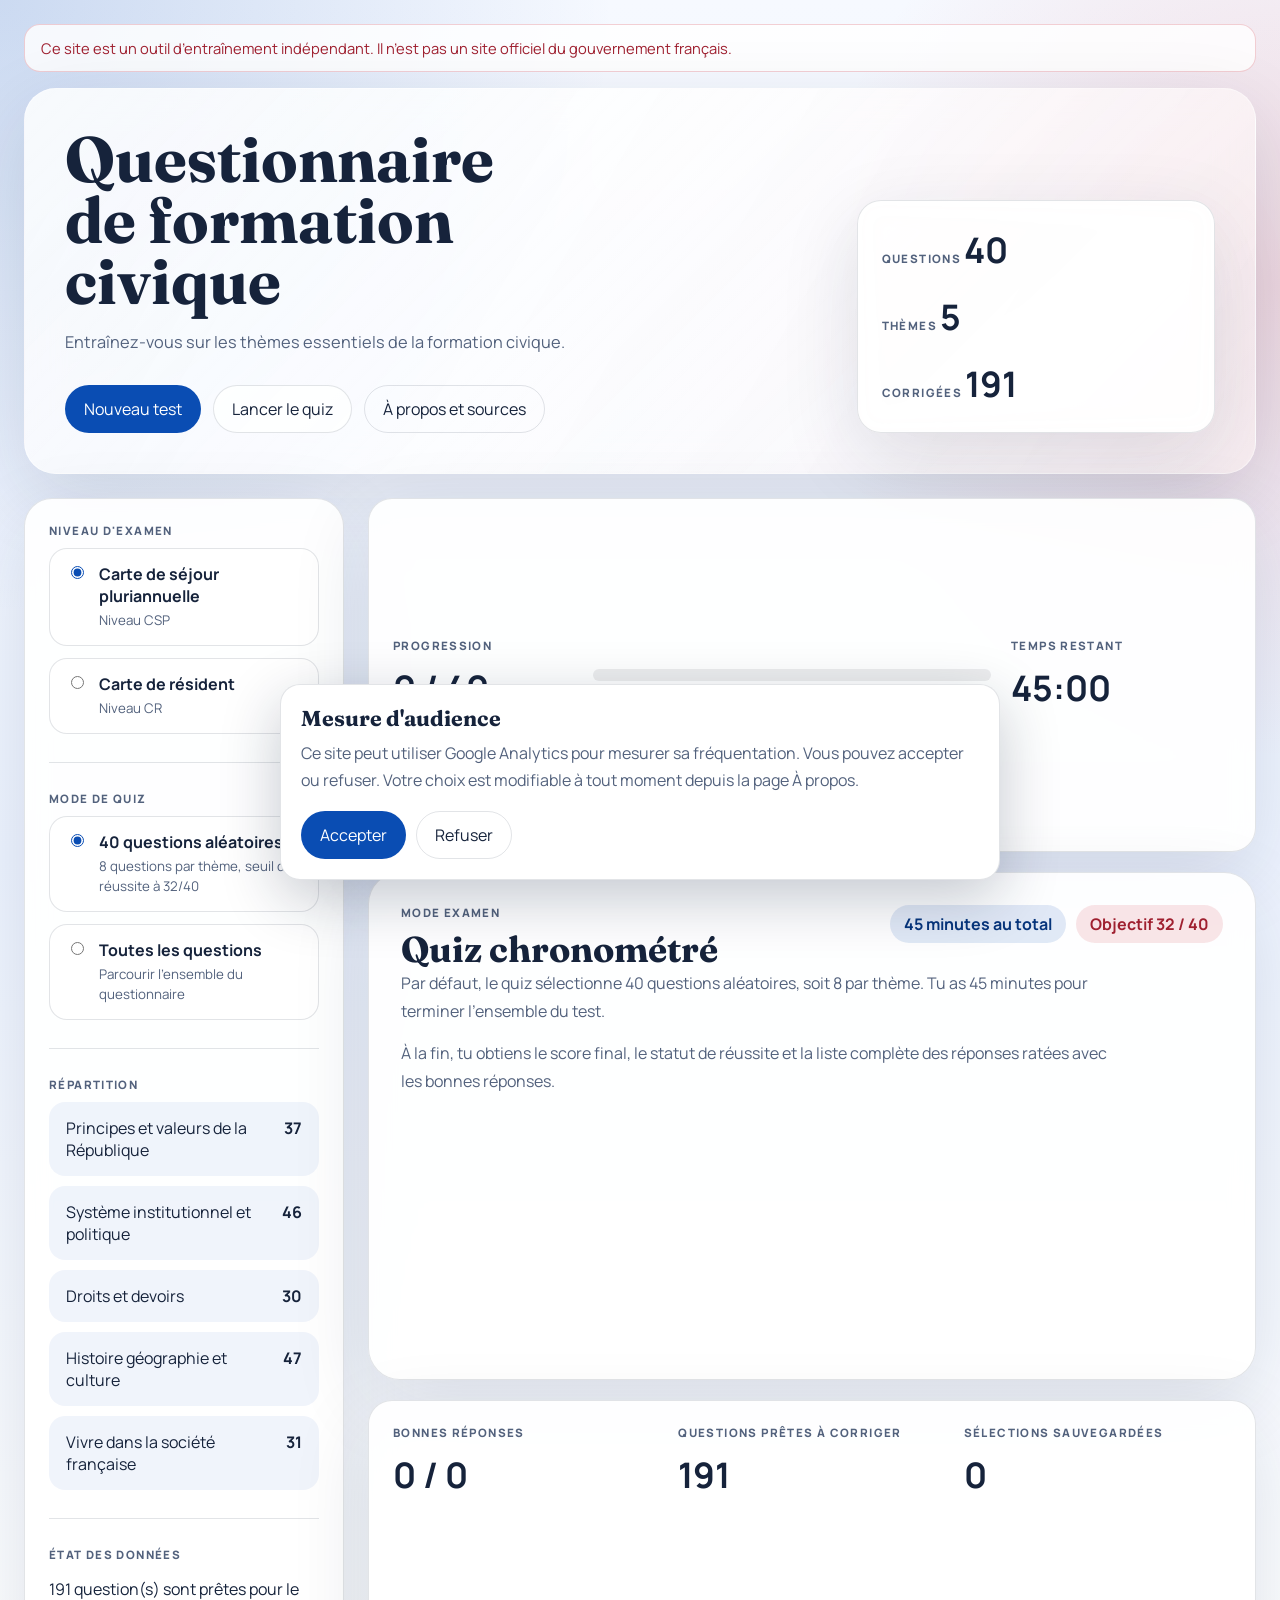
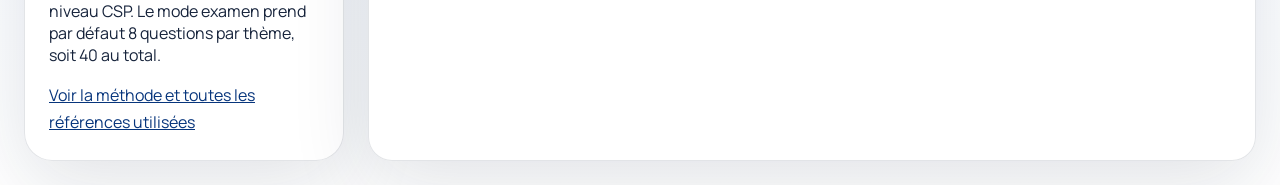
<file: index.html>
<!DOCTYPE html>
<html lang="fr">
  <head>
    <meta charset="UTF-8" />
    <meta name="viewport" content="width=device-width, initial-scale=1.0" />
    <title>Quiz formation civique CSP et CR | Préparation à l'examen</title>
    <meta
      name="description"
      content="Préparez l'examen civique pour la carte de séjour pluriannuelle (CSP) ou la carte de résident (CR) avec des quiz chronométrés et corrigés."
    />
    <meta name="robots" content="index, follow, max-image-preview:large" />
    <meta name="googlebot" content="index, follow, max-image-preview:large" />
    <meta name="theme-color" content="#0a4db3" />
    <link rel="canonical" href="https://ouladck.github.io/formation-civique/" />
    <link rel="alternate" hreflang="fr" href="https://ouladck.github.io/formation-civique/" />
    <meta property="og:locale" content="fr_FR" />
    <meta property="og:type" content="website" />
    <meta property="og:site_name" content="Formation civique" />
    <meta property="og:title" content="Quiz formation civique CSP et CR" />
    <meta
      property="og:description"
      content="Entraînez-vous à l'examen civique CSP ou CR avec des questions corrigées par thème."
    />
    <meta property="og:url" content="https://ouladck.github.io/formation-civique/" />
    <meta name="twitter:card" content="summary" />
    <meta name="twitter:title" content="Quiz formation civique CSP et CR" />
    <meta
      name="twitter:description"
      content="Entraînez-vous à l'examen civique CSP ou CR avec des questions corrigées par thème."
    />
    <script type="application/ld+json">
      {
        "@context": "https://schema.org",
        "@type": "WebApplication",
        "name": "Formation civique",
        "url": "https://ouladck.github.io/formation-civique/",
        "applicationCategory": "EducationalApplication",
        "operatingSystem": "Web",
        "inLanguage": "fr-FR",
        "description": "Quiz d'entraînement à la formation civique pour les niveaux carte de séjour pluriannuelle et carte de résident.",
        "isAccessibleForFree": true,
        "disambiguatingDescription": "Outil d'entraînement indépendant, non officiel."
      }
    </script>
    <link rel="preconnect" href="https://fonts.googleapis.com" />
    <link rel="preconnect" href="https://fonts.gstatic.com" crossorigin />
    <link
      href="https://fonts.googleapis.com/css2?family=Manrope:wght@400;500;700;800&family=Fraunces:opsz,wght@9..144,600;9..144,700&display=swap"
      rel="stylesheet"
    />
    <link rel="icon" type="image/svg+xml" href="favicon.svg" />
    <link rel="stylesheet" href="styles.css" />
  </head>
  <body>
    <div class="page-shell">
      <div class="official-notice" role="note">
        Ce site est un outil d’entraînement indépendant. Il n’est pas un site officiel du gouvernement français.
      </div>
      <header class="hero">
        <div class="hero-copy">
          <h1>Questionnaire de formation civique</h1>
          <p class="hero-text">
            Entraînez-vous sur les thèmes essentiels de la formation civique.
          </p>
          <div class="hero-actions">
            <button id="start-over" class="button button-primary" type="button">
              Nouveau test
            </button>
            <button id="start-quiz" class="button button-secondary" type="button">
              Lancer le quiz
            </button>
            <a class="button button-ghost button-link" href="about.html">À propos et sources</a>
          </div>
        </div>
        <div class="hero-meta">
          <div>
            <span class="meta-label">Questions</span>
            <strong id="total-questions">0</strong>
          </div>
          <div>
            <span class="meta-label">Thèmes</span>
            <strong id="total-categories">0</strong>
          </div>
          <div>
            <span class="meta-label">Corrigées</span>
            <strong id="ready-questions">0</strong>
          </div>
        </div>
      </header>

      <main class="app-layout">
        <aside class="sidebar" aria-label="Thèmes du questionnaire">
          <div class="sidebar-block">
            <p class="sidebar-label">Niveau d'examen</p>
            <div class="mode-picker" id="level-picker">
              <label class="mode-option">
                <input type="radio" name="quiz-level" value="CSP" checked />
                <span>
                  <strong>Carte de séjour pluriannuelle</strong>
                  <small>Niveau CSP</small>
                </span>
              </label>
              <label class="mode-option">
                <input type="radio" name="quiz-level" value="CR" />
                <span>
                  <strong>Carte de résident</strong>
                  <small>Niveau CR</small>
                </span>
              </label>
            </div>
          </div>
          <div class="sidebar-block">
            <p class="sidebar-label">Mode de quiz</p>
            <div class="mode-picker" id="mode-picker">
              <label class="mode-option">
                <input type="radio" name="quiz-mode" value="exam" checked />
                <span>
                  <strong>40 questions aléatoires</strong>
                  <small>8 questions par thème, seuil de réussite à 32/40</small>
                </span>
              </label>
              <label class="mode-option">
                <input type="radio" name="quiz-mode" value="all" />
                <span>
                  <strong>Toutes les questions</strong>
                  <small>Parcourir l’ensemble du questionnaire</small>
                </span>
              </label>
            </div>
          </div>
          <div class="sidebar-block">
            <p class="sidebar-label">Répartition</p>
            <nav id="category-list" class="category-list"></nav>
          </div>
          <div class="sidebar-block sidebar-note">
            <p class="sidebar-label">État des données</p>
            <p id="dataset-status">
              Les questions sont chargées à partir des fichiers de thèmes et des fichiers
              de corrections. Complète <code>data/overrides/</code> pour ajuster les réponses.
            </p>
            <p class="sidebar-link">
              <a href="about.html">Voir la méthode et toutes les références utilisées</a>
            </p>
          </div>
        </aside>

        <section class="workspace">
          <div class="status-bar">
            <div>
              <p class="status-label">Progression</p>
              <strong id="progress-label">0 / 0</strong>
            </div>
            <div class="progress-track" aria-hidden="true">
              <div id="progress-bar" class="progress-bar"></div>
            </div>
            <div>
              <p class="status-label">Temps restant</p>
              <strong id="header-timer">45:00</strong>
            </div>
          </div>

          <section id="intro-panel" class="question-panel exam-panel">
            <div class="question-header">
              <div>
                <p class="question-category">Mode examen</p>
                <h2>Quiz chronométré</h2>
              </div>
              <div class="question-badges">
                <span class="badge">45 minutes au total</span>
                <span id="pass-target" class="badge badge-muted">Objectif 32 / 40</span>
              </div>
            </div>
            <div class="intro-copy">
              <p>
                Par défaut, le quiz sélectionne 40 questions aléatoires, soit 8 par thème.
                Tu as 45 minutes pour terminer l’ensemble du test.
              </p>
              <p>
                À la fin, tu obtiens le score final, le statut de réussite et la liste complète
                des réponses ratées avec les bonnes réponses.
              </p>
            </div>
          </section>

          <article id="question-panel" class="question-panel" hidden>
            <div class="question-header">
              <div>
                <p id="question-category" class="question-category"></p>
                <h2 id="question-title"></h2>
              </div>
              <div class="question-badges">
                <span id="question-index" class="badge"></span>
                <span id="question-mode" class="badge badge-muted"></span>
              </div>
            </div>

            <form id="question-form" class="answers" aria-live="polite"></form>

            <div id="question-feedback" class="feedback" hidden></div>

            <div class="question-footer">
              <div class="footer-actions footer-actions-fixed">
                <button id="skip-question" class="button button-ghost" type="button">
                  Passer
                </button>
                <button id="submit-answer" class="button button-primary" type="button">
                  Valider
                </button>
              </div>
            </div>
          </article>

          <section id="results-panel" class="question-panel results-panel" hidden>
            <div class="question-header">
              <div>
                <p class="question-category">Résultat final</p>
                <h2 id="results-title">Quiz terminé</h2>
              </div>
              <div class="question-badges">
                <span id="results-status" class="badge"></span>
                <span id="results-score" class="badge badge-muted"></span>
              </div>
            </div>

            <div class="results-grid">
              <div class="result-card">
                <p class="status-label">Score</p>
                <strong id="results-score-large">0 / 0</strong>
              </div>
              <div class="result-card">
                <p class="status-label">Seuil</p>
                <strong id="results-target">0</strong>
              </div>
              <div class="result-card">
                <p class="status-label">Réponses ratées</p>
                <strong id="results-missed">0</strong>
              </div>
            </div>

            <div class="results-copy">
              <p id="results-summary"></p>
            </div>

            <div>
              <p class="sidebar-label">Corrections</p>
              <div id="mistakes-list" class="mistakes-list"></div>
            </div>
          </section>

          <section class="summary-strip" aria-label="Résumé">
            <div>
              <p class="status-label">Bonnes réponses</p>
              <strong id="score-label">0 / 0</strong>
            </div>
            <div>
              <p class="status-label">Questions prêtes à corriger</p>
              <strong id="configured-label">0</strong>
            </div>
            <div>
              <p class="status-label">Sélections sauvegardées</p>
              <strong id="saved-label">0</strong>
            </div>
          </section>
        </section>
      </main>
    </div>

    <script src="data/themes/principes-et-valeurs.js"></script>
    <script src="data/themes/systeme-institutionnel.js"></script>
    <script src="data/themes/droits-et-devoirs.js"></script>
    <script src="data/themes/histoire-geographie-culture.js"></script>
    <script src="data/themes/vivre-en-france.js"></script>
    <script src="data/themes/cr.js"></script>
    <script src="data/overrides/principes-et-valeurs.js"></script>
    <script src="data/overrides/systeme-institutionnel.js"></script>
    <script src="data/overrides/droits-et-devoirs.js"></script>
    <script src="data/overrides/histoire-geographie-culture.js"></script>
    <script src="data/overrides/vivre-en-france.js"></script>
    <script src="data/overrides/cr.js"></script>
    <script src="questions.js"></script>
    <script src="script.js"></script>
    <script src="analytics-config.js"></script>
    <script src="analytics.js"></script>
  </body>
</html>
</file>
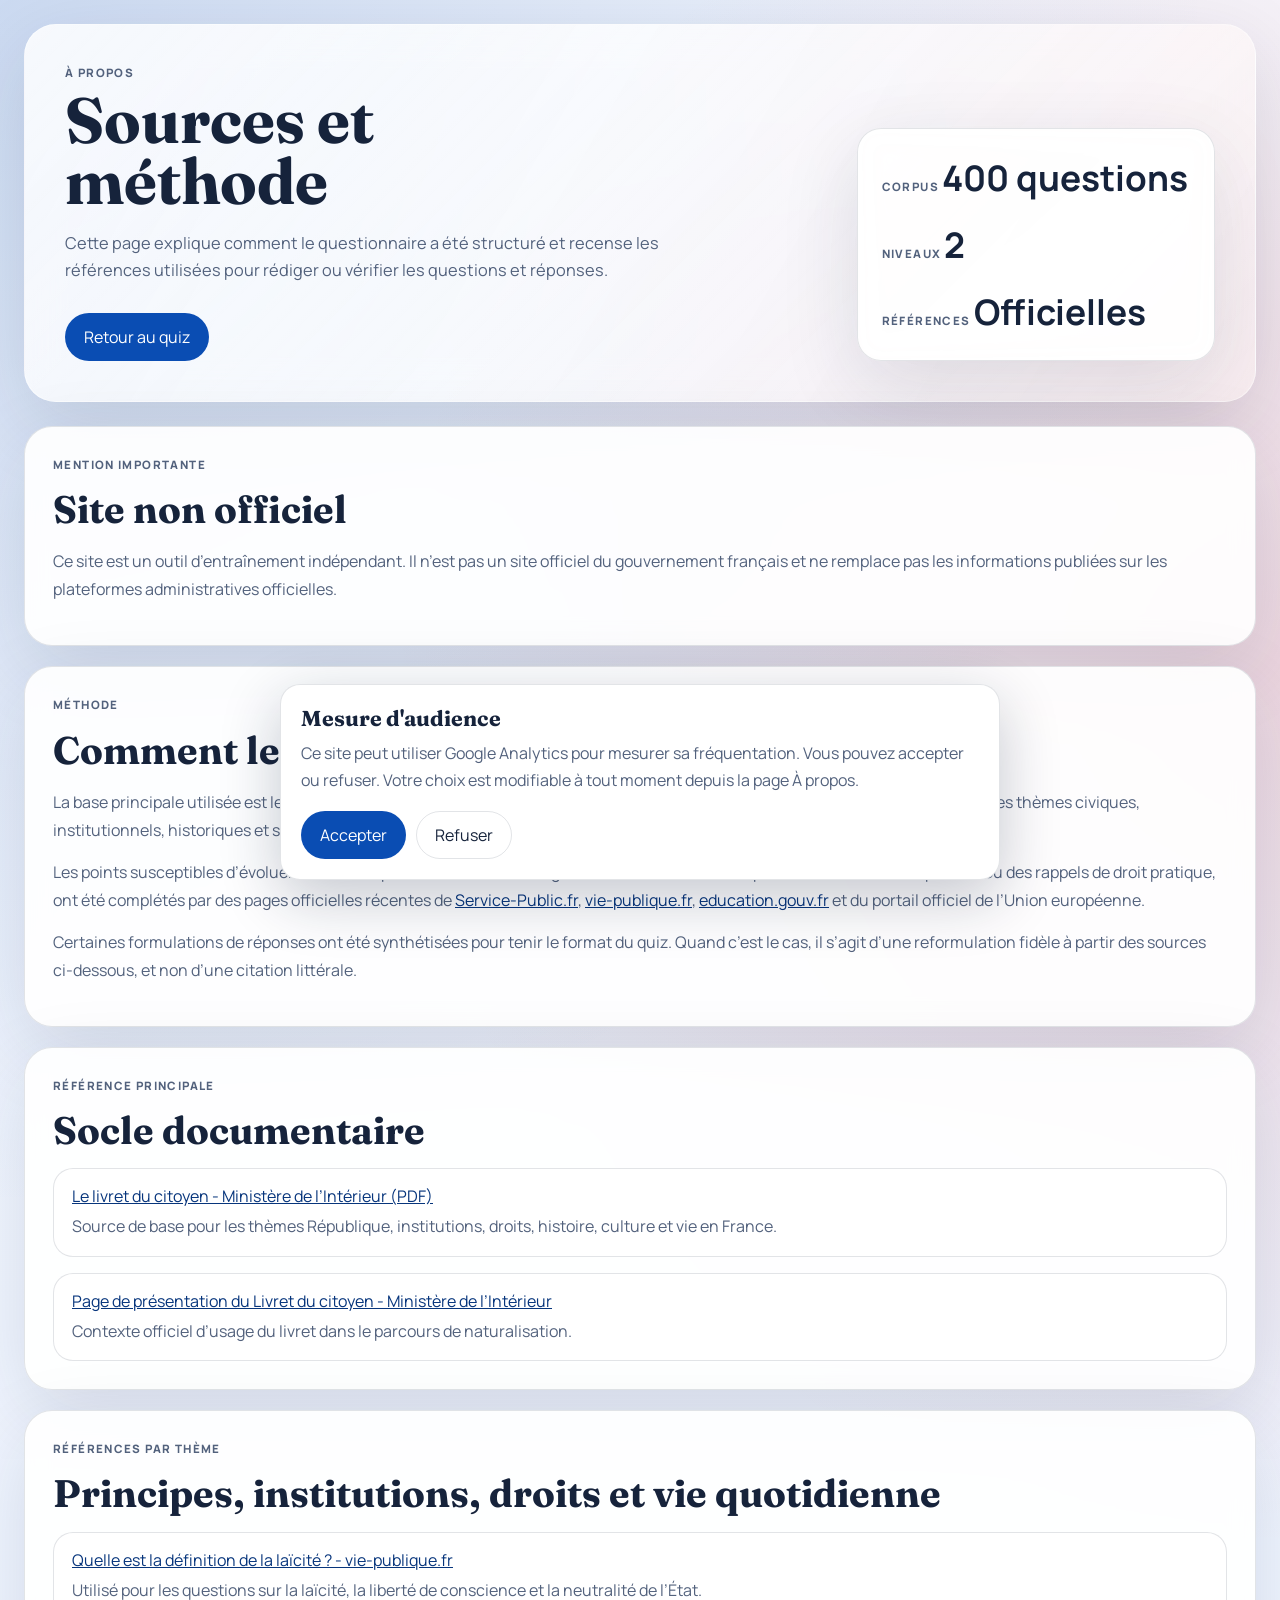
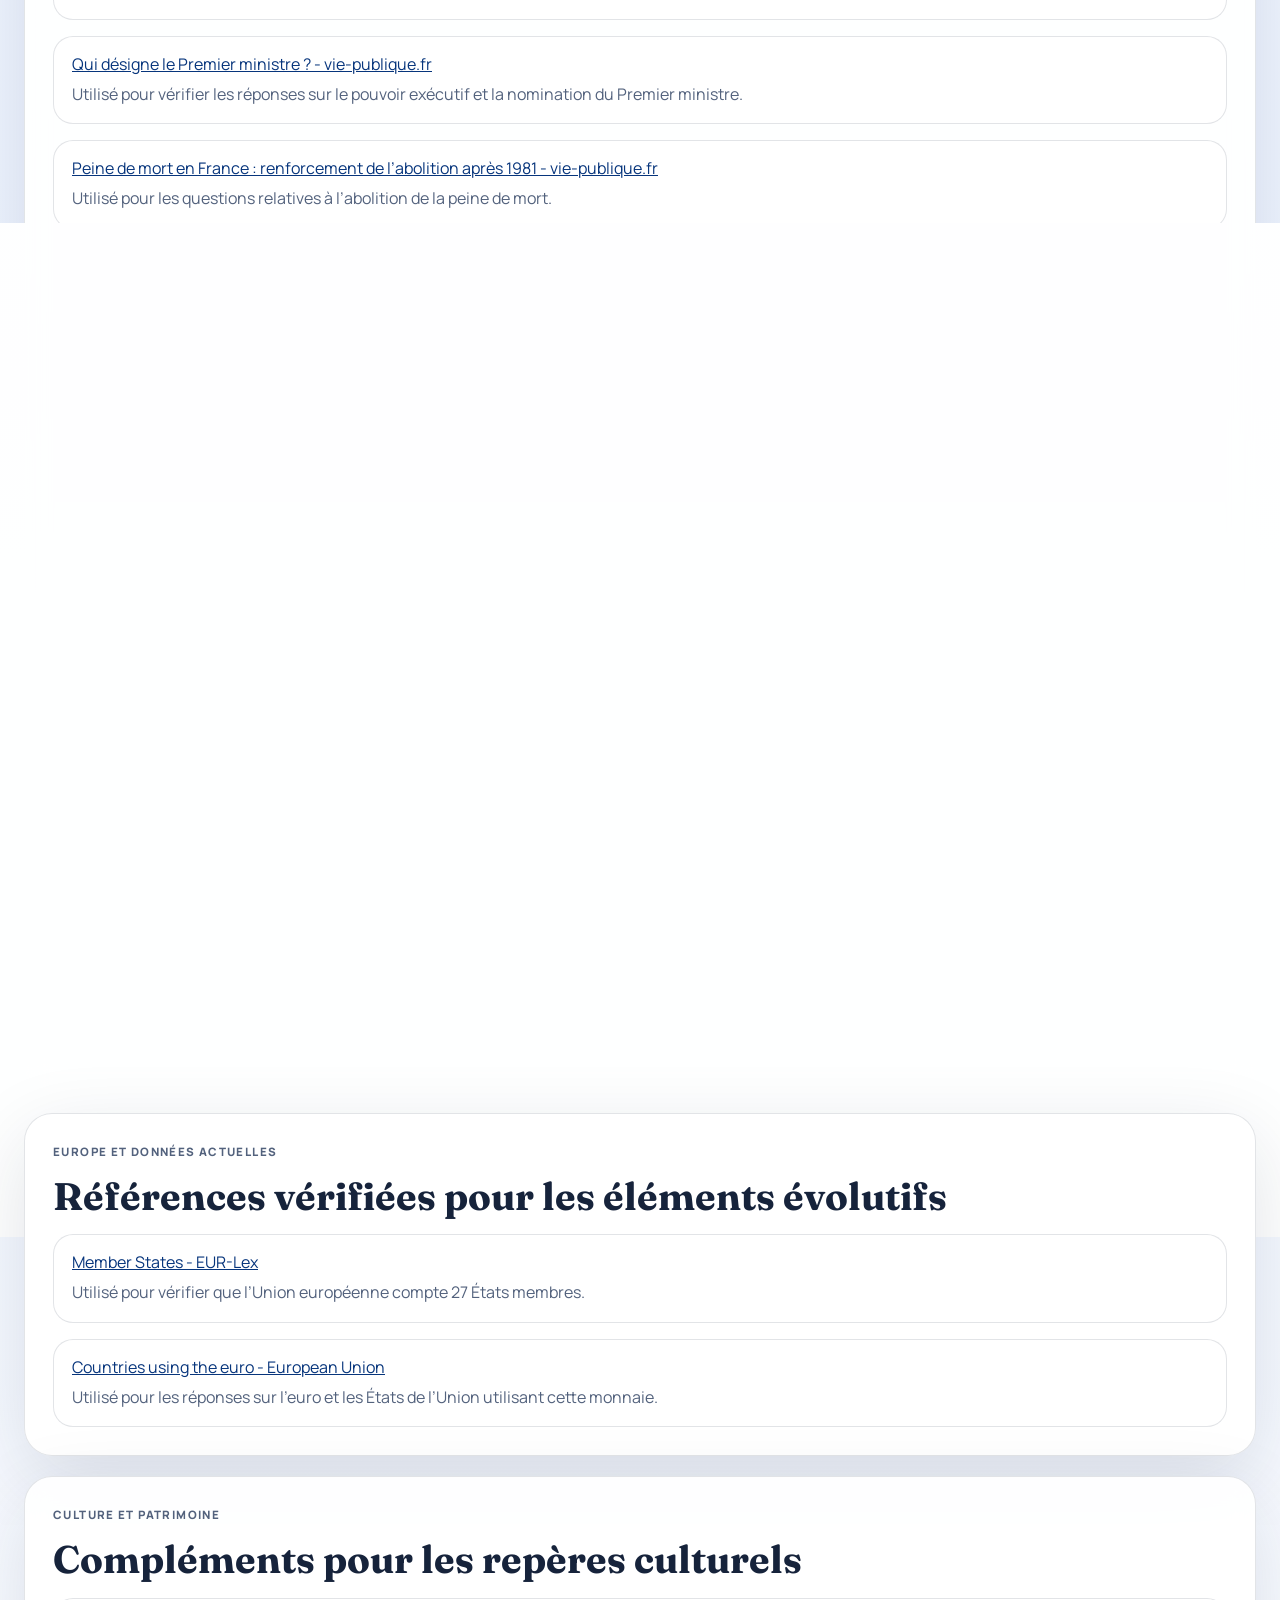
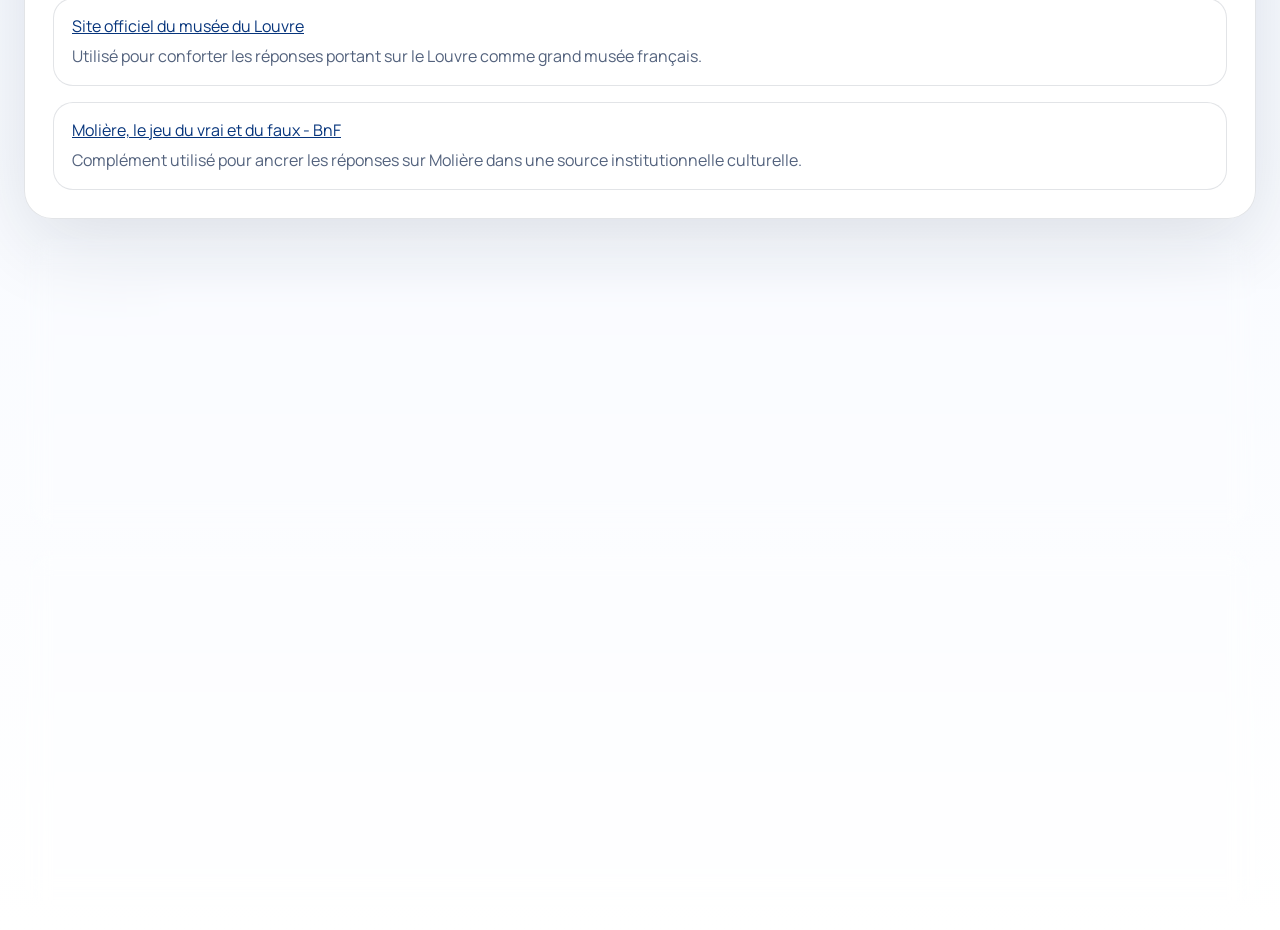
<file: about.html>
<!DOCTYPE html>
<html lang="fr">
  <head>
    <meta charset="UTF-8" />
    <meta name="viewport" content="width=device-width, initial-scale=1.0" />
    <title>À propos et sources | Formation civique</title>
    <meta
      name="description"
      content="Découvrez la méthode, les sources officielles et les informations de confidentialité du questionnaire de formation civique."
    />
    <meta name="robots" content="index, follow, max-image-preview:large" />
    <meta name="googlebot" content="index, follow, max-image-preview:large" />
    <meta name="theme-color" content="#0a4db3" />
    <link rel="canonical" href="https://ouladck.github.io/formation-civique/about.html" />
    <link rel="alternate" hreflang="fr" href="https://ouladck.github.io/formation-civique/about.html" />
    <meta property="og:locale" content="fr_FR" />
    <meta property="og:type" content="website" />
    <meta property="og:site_name" content="Formation civique" />
    <meta property="og:title" content="À propos et sources | Formation civique" />
    <meta
      property="og:description"
      content="Méthode de construction, références officielles et confidentialité du questionnaire."
    />
    <meta property="og:url" content="https://ouladck.github.io/formation-civique/about.html" />
    <meta name="twitter:card" content="summary" />
    <meta name="twitter:title" content="À propos et sources | Formation civique" />
    <meta
      name="twitter:description"
      content="Méthode de construction, références officielles et confidentialité du questionnaire."
    />
    <script type="application/ld+json">
      {
        "@context": "https://schema.org",
        "@type": "AboutPage",
        "name": "À propos et sources - Formation civique",
        "url": "https://ouladck.github.io/formation-civique/about.html",
        "inLanguage": "fr-FR",
        "isPartOf": {
          "@type": "WebSite",
          "name": "Formation civique",
          "url": "https://ouladck.github.io/formation-civique/"
        }
      }
    </script>
    <link rel="preconnect" href="https://fonts.googleapis.com" />
    <link rel="preconnect" href="https://fonts.gstatic.com" crossorigin />
    <link
      href="https://fonts.googleapis.com/css2?family=Manrope:wght@400;500;700;800&family=Fraunces:opsz,wght@9..144,600;9..144,700&display=swap"
      rel="stylesheet"
    />
    <link rel="icon" type="image/svg+xml" href="favicon.svg" />
    <link rel="stylesheet" href="styles.css" />
  </head>
  <body>
    <div class="page-shell">
      <header class="hero hero-about">
        <div class="hero-copy">
          <p class="eyebrow">À propos</p>
          <h1>Sources et méthode</h1>
          <p class="hero-text">
            Cette page explique comment le questionnaire a été structuré et
            recense les références utilisées pour rédiger ou vérifier les
            questions et réponses.
          </p>
          <div class="hero-actions">
            <a class="button button-primary button-link" href="index.html">Retour au quiz</a>
          </div>
        </div>
        <div class="hero-meta">
          <div>
            <span class="meta-label">Corpus</span>
            <strong>400 questions</strong>
          </div>
          <div>
            <span class="meta-label">Niveaux</span>
            <strong>2</strong>
          </div>
          <div>
            <span class="meta-label">Références</span>
            <strong>Officielles</strong>
          </div>
        </div>
      </header>

      <main class="about-layout">
        <section class="about-panel official-disclaimer">
          <p class="sidebar-label">Mention importante</p>
          <h2>Site non officiel</h2>
          <p>
            Ce site est un outil d’entraînement indépendant. Il n’est pas un site officiel
            du gouvernement français et ne remplace pas les informations publiées sur les
            plateformes administratives officielles.
          </p>
        </section>
        <section class="about-panel">
          <p class="sidebar-label">Méthode</p>
          <h2>Comment les réponses ont été construites</h2>
          <p>
            La base principale utilisée est le
            <a href="https://www.interieur.gouv.fr/Media/Immigration/Files/Le-livret-du-citoyen3" target="_blank" rel="noreferrer">Livret du citoyen</a>
            du ministère de l’Intérieur. Ce document couvre directement une
            grande partie des thèmes civiques, institutionnels, historiques et
            sociaux visés par ce questionnaire.
          </p>
          <p>
            Les points susceptibles d’évoluer dans le temps, comme certaines
            règles administratives, la composition de l’Union européenne ou des
            rappels de droit pratique, ont été complétés par des pages officielles
            récentes de <a href="https://www.service-public.fr/" target="_blank" rel="noreferrer">Service-Public.fr</a>,
            <a href="https://www.vie-publique.fr/" target="_blank" rel="noreferrer">vie-publique.fr</a>,
            <a href="https://www.education.gouv.fr/" target="_blank" rel="noreferrer">education.gouv.fr</a>
            et du portail officiel de l’Union européenne.
          </p>
          <p>
            Certaines formulations de réponses ont été synthétisées pour tenir le
            format du quiz. Quand c’est le cas, il s’agit d’une reformulation
            fidèle à partir des sources ci-dessous, et non d’une citation
            littérale.
          </p>
        </section>

        <section class="about-panel">
          <p class="sidebar-label">Référence principale</p>
          <h2>Socle documentaire</h2>
          <ul class="reference-list">
            <li>
              <a href="https://mobile.interieur.gouv.fr/Media/Immigration/Files/Le-livret-du-citoyen3" target="_blank" rel="noreferrer">Le livret du citoyen - Ministère de l’Intérieur (PDF)</a>
              <span>Source de base pour les thèmes République, institutions, droits, histoire, culture et vie en France.</span>
            </li>
            <li>
              <a href="https://www.immigration.interieur.gouv.fr/Integration-et-Acces-a-la-nationalite/La-nationalite-francaise/Le-livret-du-citoyen" target="_blank" rel="noreferrer">Page de présentation du Livret du citoyen - Ministère de l’Intérieur</a>
              <span>Contexte officiel d’usage du livret dans le parcours de naturalisation.</span>
            </li>
          </ul>
        </section>

        <section class="about-panel">
          <p class="sidebar-label">Références par thème</p>
          <h2>Principes, institutions, droits et vie quotidienne</h2>
          <ul class="reference-list">
            <li>
              <a href="https://www.vie-publique.fr/fiches/276820-quelle-est-la-definition-de-la-laicite" target="_blank" rel="noreferrer">Quelle est la définition de la laïcité ? - vie-publique.fr</a>
              <span>Utilisé pour les questions sur la laïcité, la liberté de conscience et la neutralité de l’État.</span>
            </li>
            <li>
              <a href="https://www.vie-publique.fr/fiches/19459-qui-designe-le-premier-ministre" target="_blank" rel="noreferrer">Qui désigne le Premier ministre ? - vie-publique.fr</a>
              <span>Utilisé pour vérifier les réponses sur le pouvoir exécutif et la nomination du Premier ministre.</span>
            </li>
            <li>
              <a href="https://www.vie-publique.fr/eclairage/19481-peine-de-mort-en-france-renforcement-de-labolition-apres-1981" target="_blank" rel="noreferrer">Peine de mort en France : renforcement de l’abolition après 1981 - vie-publique.fr</a>
              <span>Utilisé pour les questions relatives à l’abolition de la peine de mort.</span>
            </li>
            <li>
              <a href="https://www.service-public.fr/particuliers/vosdroits/N159" target="_blank" rel="noreferrer">Divorce, séparation de corps - Service-Public.fr</a>
              <span>Utilisé pour vérifier les réponses sur le divorce et les droits familiaux.</span>
            </li>
            <li>
              <a href="https://www.service-public.fr/particuliers/vosdroits/F31217" target="_blank" rel="noreferrer">Déclaration de naissance ou reconnaissance d'un enfant - Service-Public.fr</a>
              <span>Utilisé pour les questions sur la déclaration de naissance.</span>
            </li>
            <li>
              <a href="https://www.service-public.fr/particuliers/vosdroits/F1898" target="_blank" rel="noreferrer">Instruction obligatoire - Service-Public.fr</a>
              <span>Utilisé pour les questions sur l’école obligatoire et l’obligation d’instruction.</span>
            </li>
            <li>
              <a href="https://www.education.gouv.fr/les-grands-principes-du-systeme-educatif-9842" target="_blank" rel="noreferrer">Les grands principes du système éducatif - Ministère de l’Éducation nationale</a>
              <span>Utilisé pour compléter les réponses sur la laïcité à l’école et l’instruction obligatoire.</span>
            </li>
            <li>
              <a href="https://www.service-public.fr/particuliers/vosdroits/F33954?lang=fr" target="_blank" rel="noreferrer">Quels sont les numéros en cas d'urgence ? - Service-Public.fr</a>
              <span>Utilisé pour les questions sur le SAMU, les pompiers et les numéros d’urgence.</span>
            </li>
            <li>
              <a href="https://www.service-public.fr/particuliers/vosdroits/N418" target="_blank" rel="noreferrer">Remboursement des soins par la Sécurité sociale - Service-Public.fr</a>
              <span>Utilisé pour les réponses sur la carte Vitale et le remboursement des soins.</span>
            </li>
            <li>
              <a href="https://www.service-public.fr/particuliers/vosdroits/F20314" target="_blank" rel="noreferrer">Couverture maladie complémentaire (mutuelle) - Service-Public.fr</a>
              <span>Utilisé pour les réponses sur la mutuelle santé.</span>
            </li>
            <li>
              <a href="https://www.service-public.fr/particuliers/vosdroits/F3132" target="_blank" rel="noreferrer">Exercice de l'autorité parentale - Service-Public.fr</a>
              <span>Utilisé pour les questions sur l’autorité parentale.</span>
            </li>
          </ul>
        </section>

        <section class="about-panel">
          <p class="sidebar-label">Europe et données actuelles</p>
          <h2>Références vérifiées pour les éléments évolutifs</h2>
          <ul class="reference-list">
            <li>
              <a href="https://eur-lex.europa.eu/EN/legal-content/glossary/member_states.html" target="_blank" rel="noreferrer">Member States - EUR-Lex</a>
              <span>Utilisé pour vérifier que l’Union européenne compte 27 États membres.</span>
            </li>
            <li>
              <a href="https://european-union.europa.eu/institutions-law-budget/euro/countries-using-euro_en" target="_blank" rel="noreferrer">Countries using the euro - European Union</a>
              <span>Utilisé pour les réponses sur l’euro et les États de l’Union utilisant cette monnaie.</span>
            </li>
          </ul>
        </section>

        <section class="about-panel">
          <p class="sidebar-label">Culture et patrimoine</p>
          <h2>Compléments pour les repères culturels</h2>
          <ul class="reference-list">
            <li>
              <a href="https://www.louvre.fr/en/" target="_blank" rel="noreferrer">Site officiel du musée du Louvre</a>
              <span>Utilisé pour conforter les réponses portant sur le Louvre comme grand musée français.</span>
            </li>
            <li>
              <a href="https://www.bnf.fr/fr/agenda/moliere-le-jeu-du-vrai-et-du-faux" target="_blank" rel="noreferrer">Molière, le jeu du vrai et du faux - BnF</a>
              <span>Complément utilisé pour ancrer les réponses sur Molière dans une source institutionnelle culturelle.</span>
            </li>
          </ul>
        </section>

        <section class="about-panel">
          <p class="sidebar-label">Note importante</p>
          <h2>Limites et usage</h2>
          <p>
            Ce quiz est un support d’entraînement. Il ne remplace pas un document
            administratif officiel ni l’entretien réglementaire de naturalisation.
          </p>
          <p>
            Pour les items très stables, notamment certaines questions de culture
            générale, d’histoire ou de géographie, les réponses ont été rédigées
            à partir du socle du Livret du citoyen et de connaissances historiques
            largement établies. Quand une donnée pouvait varier ou appeler une
            précision juridique, elle a été vérifiée contre les sources officielles
            listées ci-dessus.
          </p>
        </section>

        <section id="analytics" class="about-panel">
          <p class="sidebar-label">Confidentialité</p>
          <h2>Mesure d'audience</h2>
          <p>
            Si la mesure d'audience est activée, ce site utilise Google Analytics 4 uniquement
            après votre accord. Votre choix est conservé sur cet appareil et vous pouvez le
            modifier à tout moment.
          </p>
          <p>
            Aucune balise Google Analytics n'est chargée avant votre acceptation. Le site reste
            utilisable si vous refusez la mesure d'audience.
          </p>
          <p>
            Pour en savoir plus sur le traitement des données par Google, consultez la
            <a href="https://policies.google.com/privacy?hl=fr" target="_blank" rel="noreferrer">politique de confidentialité de Google</a>.
          </p>
          <button class="button button-ghost analytics-preferences" type="button" data-analytics-preferences>
            Gérer mes préférences de mesure d'audience
          </button>
        </section>
      </main>
    </div>
    <script src="analytics-config.js"></script>
    <script src="analytics.js"></script>
  </body>
</html>
</file>
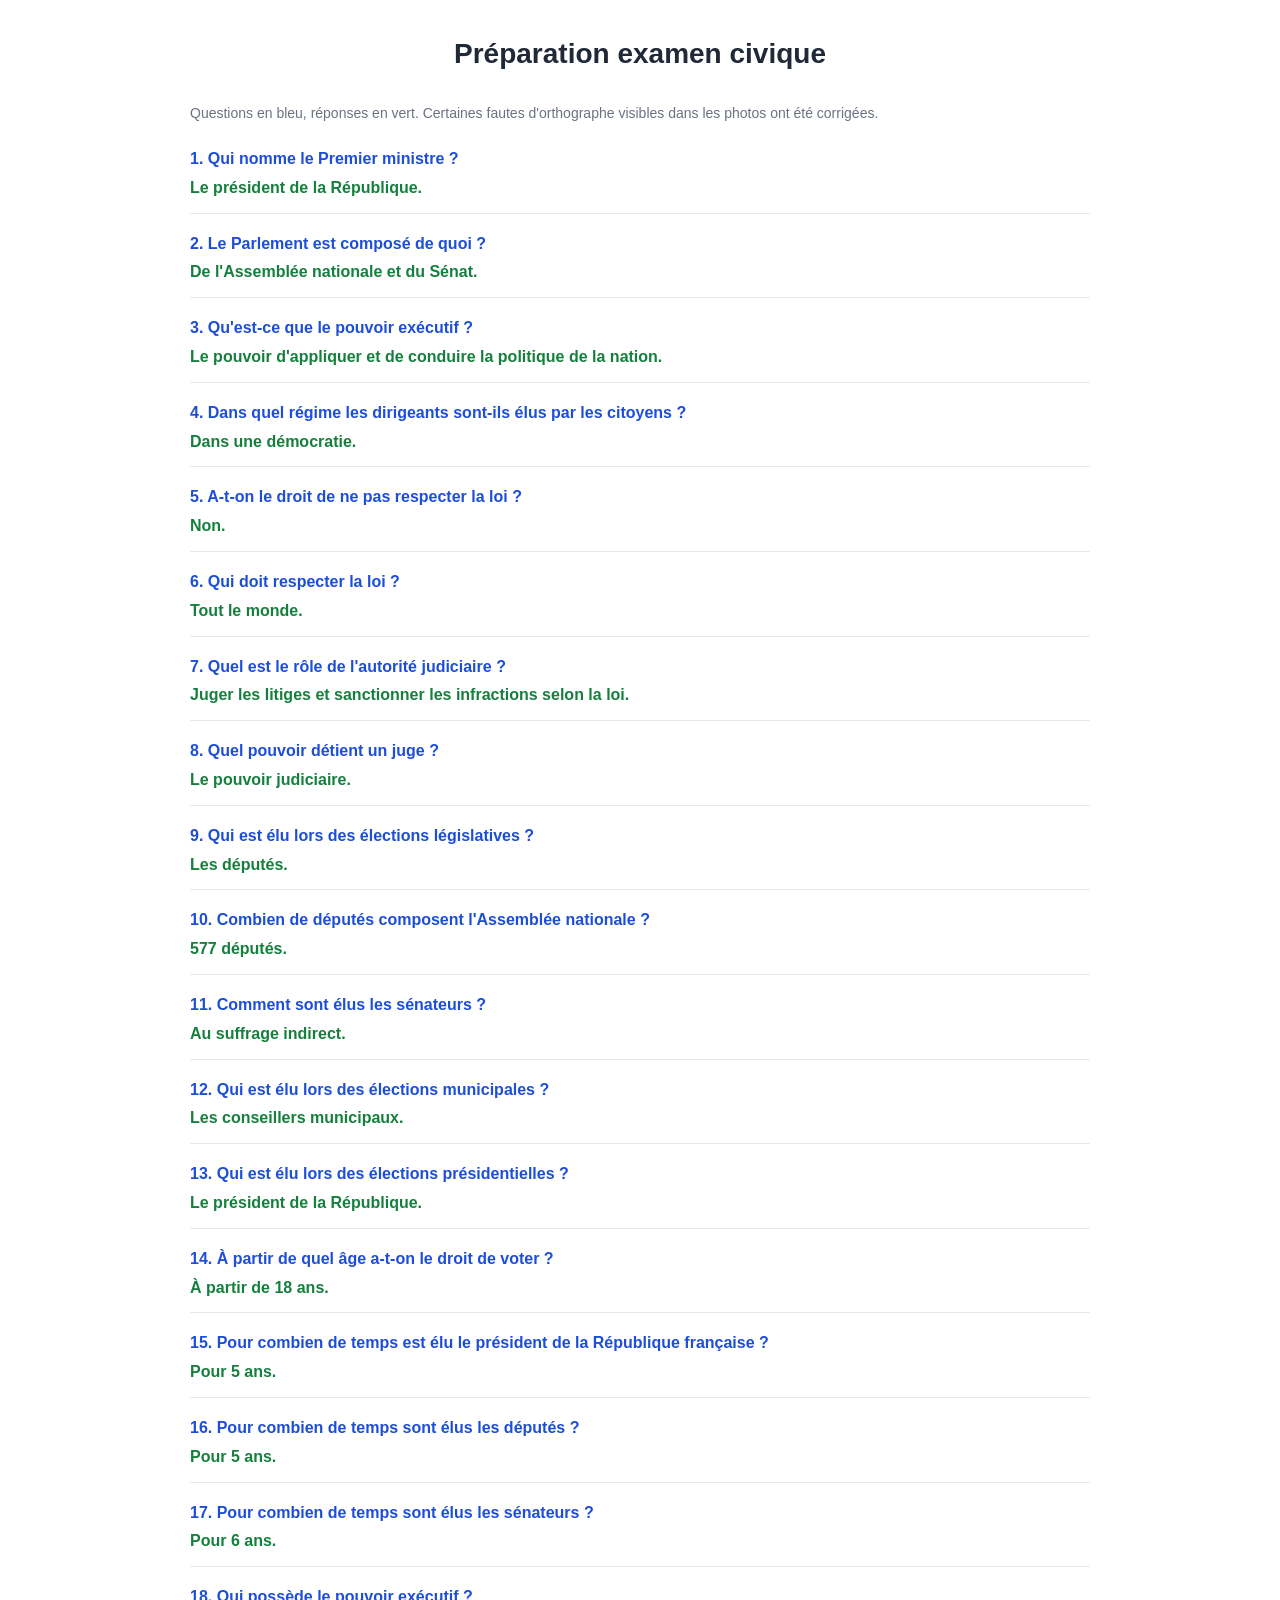
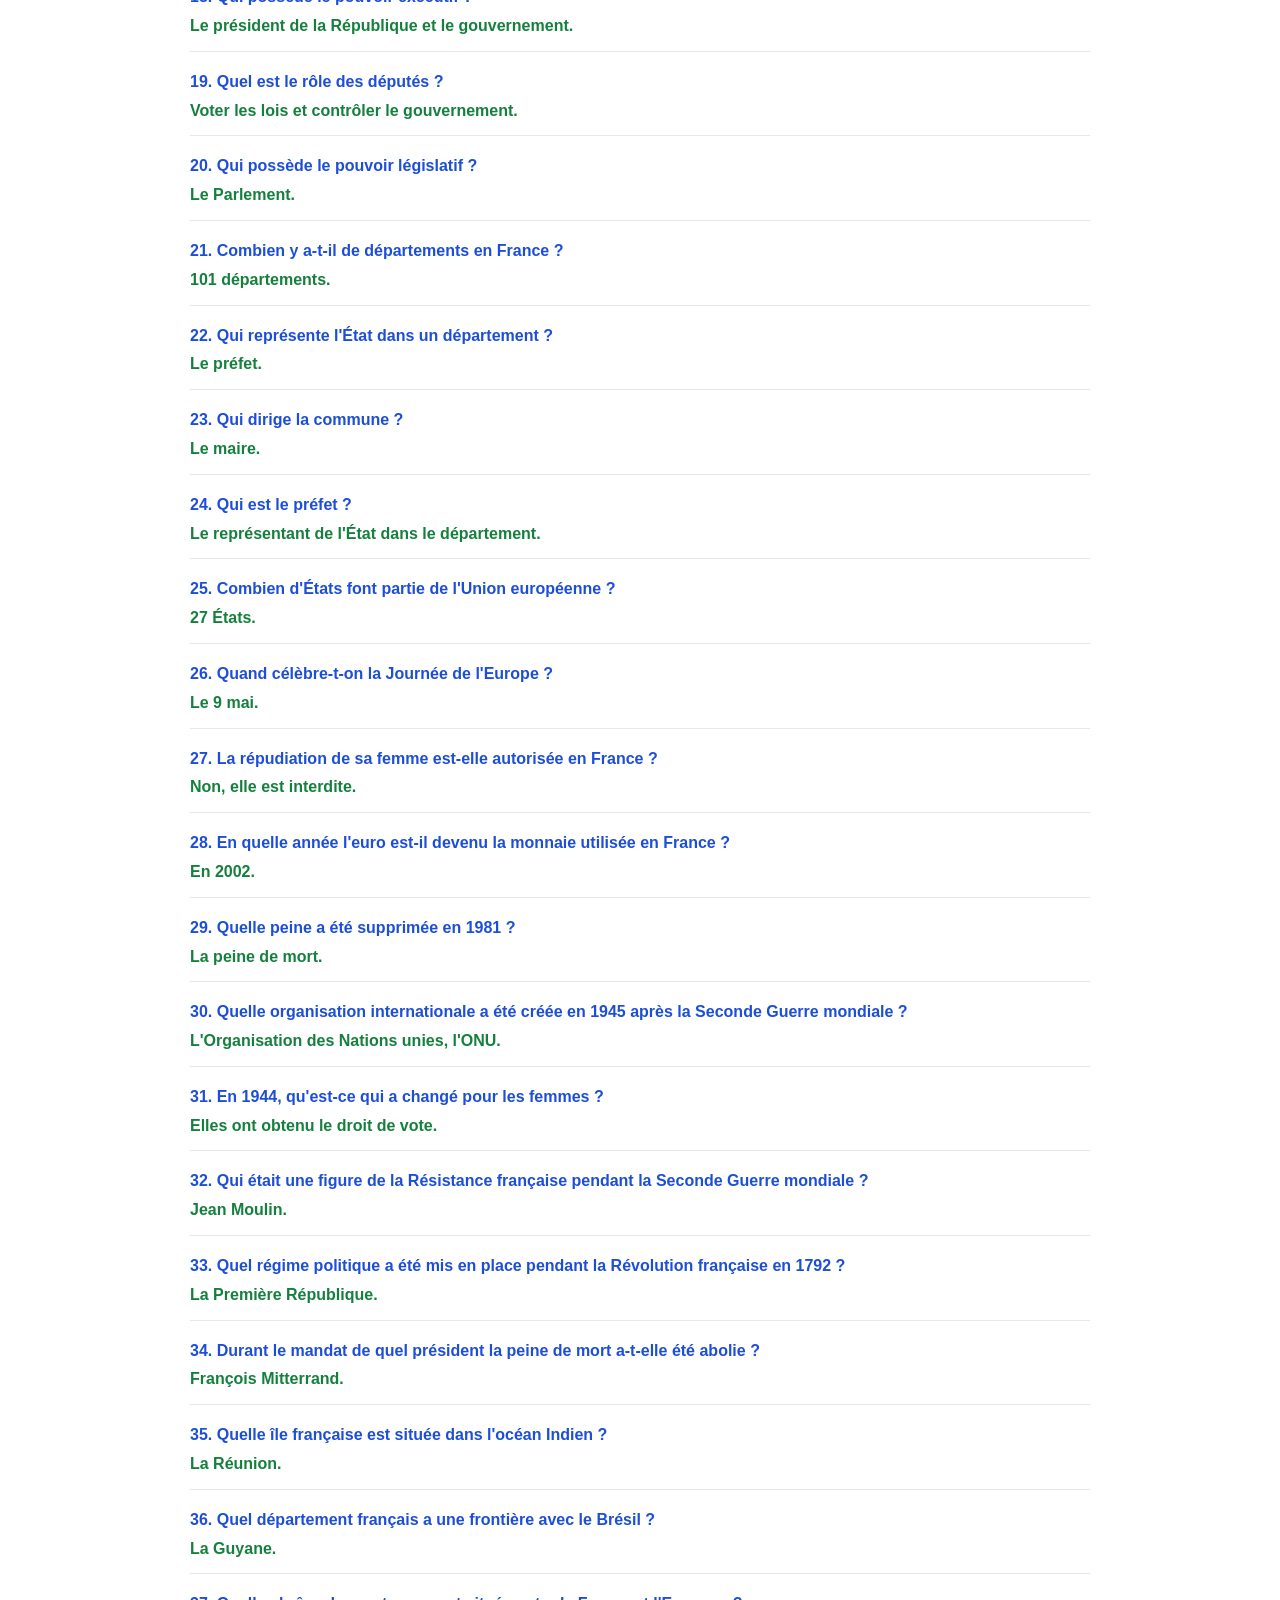
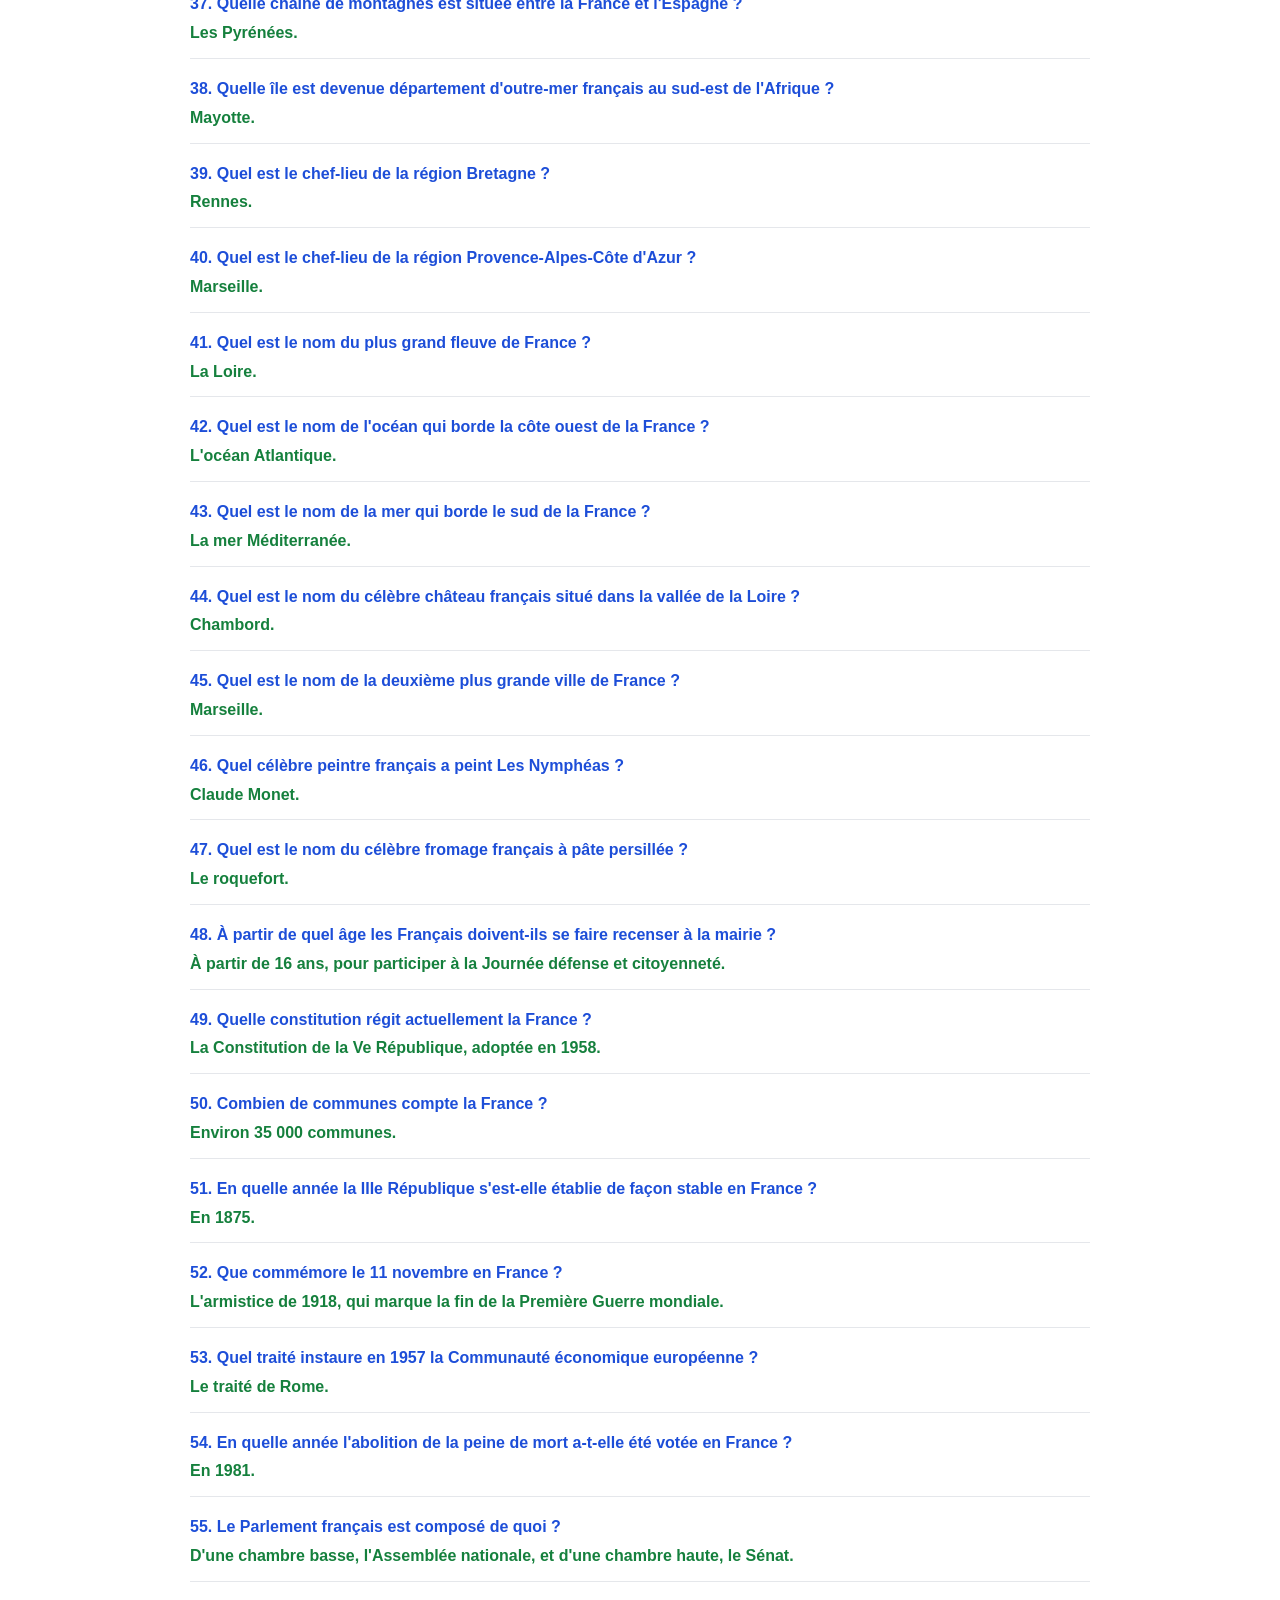
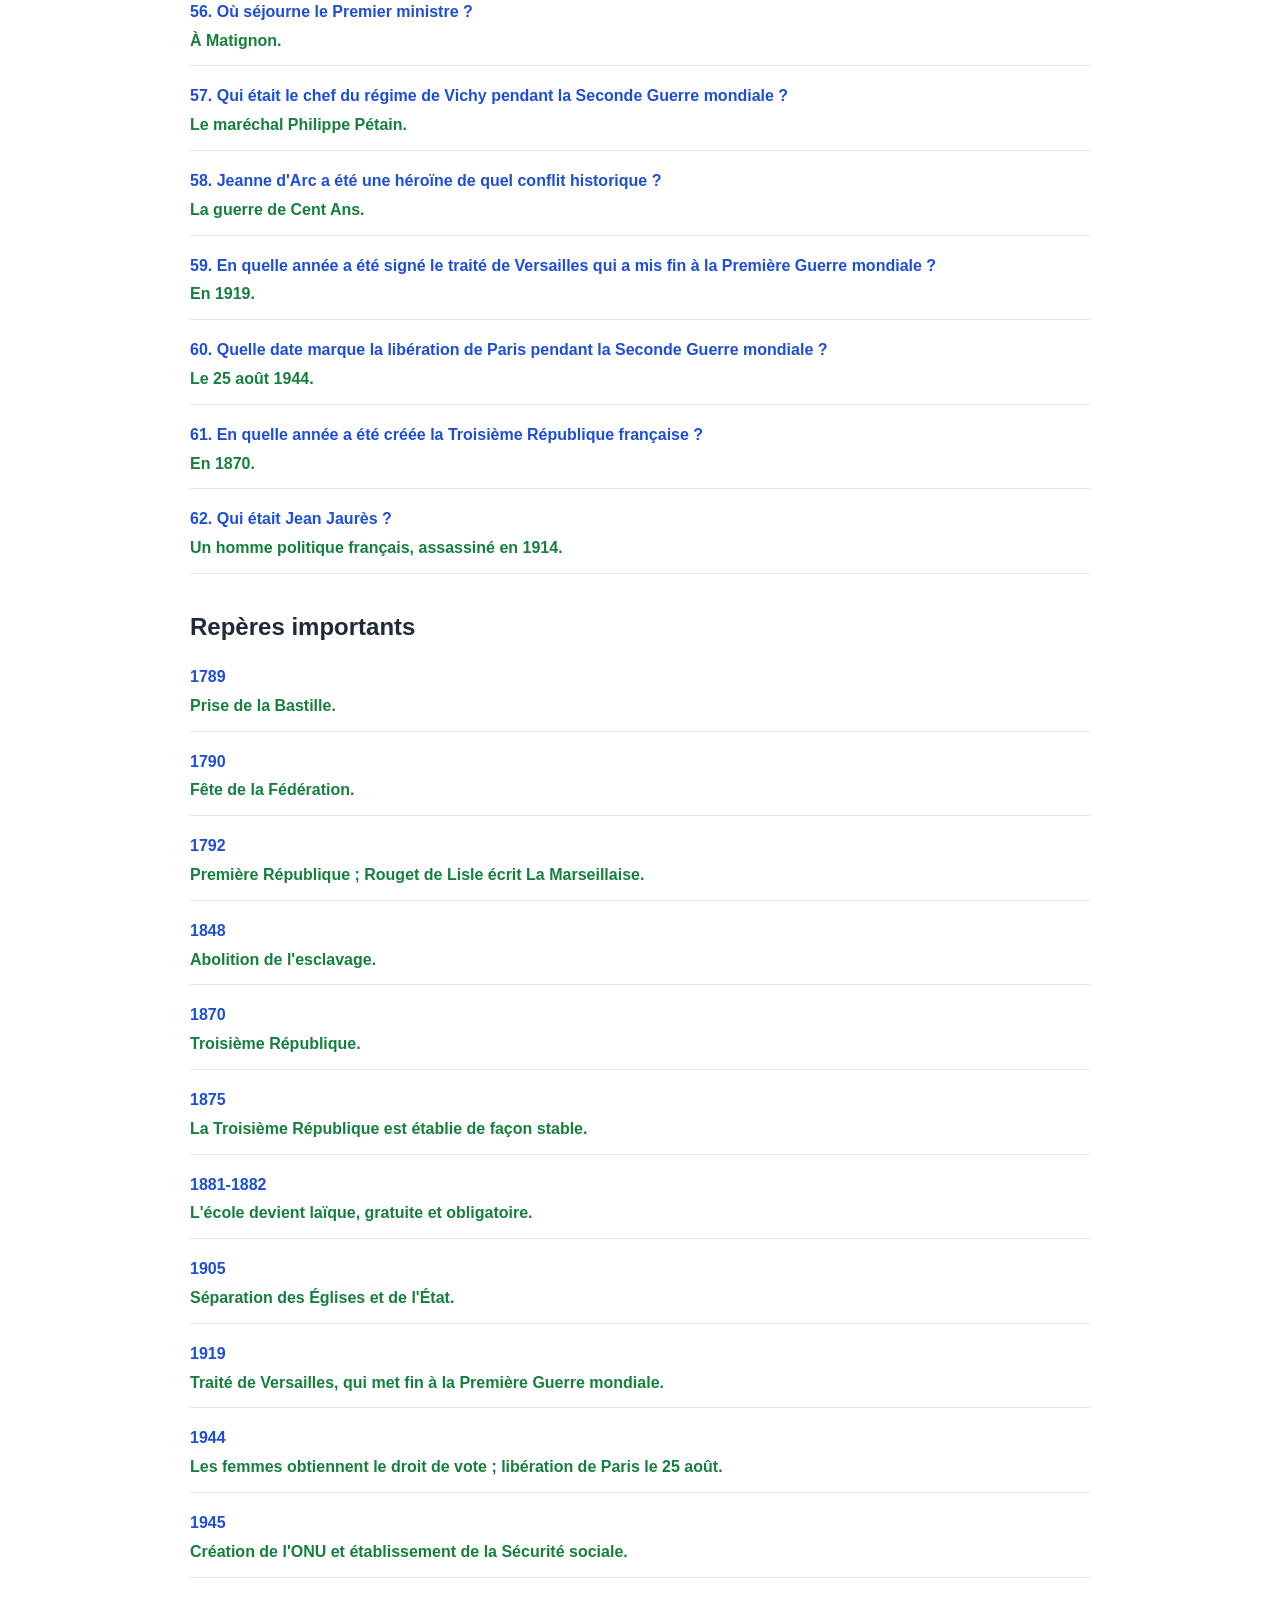
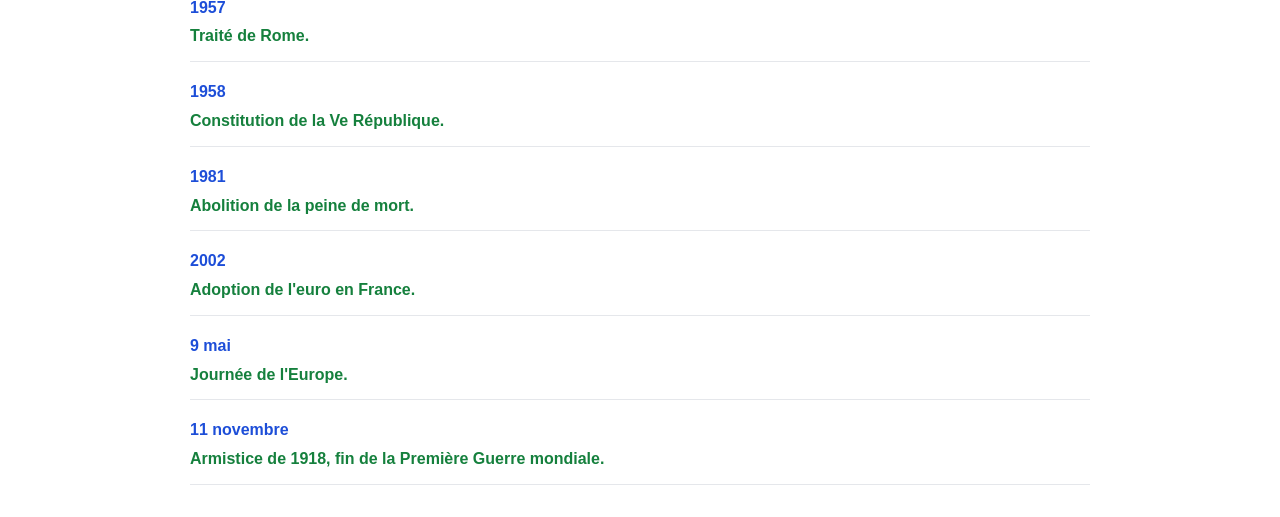
<file: questions_reponses_civique.html>
<!doctype html>
<html lang="fr">
<head>
  <meta charset="utf-8">
  <meta name="viewport" content="width=device-width, initial-scale=1">
  <title>Préparation examen civique</title>
  <style>
    body {
      font-family: Arial, sans-serif;
      max-width: 900px;
      margin: 32px auto;
      padding: 0 18px;
      line-height: 1.55;
      color: #1f2937;
      background: #ffffff;
    }
    h1 {
      text-align: center;
      font-size: 28px;
      margin-bottom: 28px;
    }
    .item {
      margin: 0 0 18px;
      padding-bottom: 12px;
      border-bottom: 1px solid #e5e7eb;
    }
    .question {
      color: #1d4ed8;
      font-weight: 700;
    }
    .answer {
      color: #15803d;
      font-weight: 600;
      margin-top: 4px;
    }
    .note {
      color: #6b7280;
      font-size: 14px;
      margin-bottom: 22px;
    }
    .dates {
      margin-top: 34px;
    }
  </style>
</head>
<body>
  <h1>Préparation examen civique</h1>
  <p class="note">Questions en bleu, réponses en vert. Certaines fautes d'orthographe visibles dans les photos ont été corrigées.</p>

  <div class="item"><div class="question">1. Qui nomme le Premier ministre ?</div><div class="answer">Le président de la République.</div></div>
  <div class="item"><div class="question">2. Le Parlement est composé de quoi ?</div><div class="answer">De l'Assemblée nationale et du Sénat.</div></div>
  <div class="item"><div class="question">3. Qu'est-ce que le pouvoir exécutif ?</div><div class="answer">Le pouvoir d'appliquer et de conduire la politique de la nation.</div></div>
  <div class="item"><div class="question">4. Dans quel régime les dirigeants sont-ils élus par les citoyens ?</div><div class="answer">Dans une démocratie.</div></div>
  <div class="item"><div class="question">5. A-t-on le droit de ne pas respecter la loi ?</div><div class="answer">Non.</div></div>
  <div class="item"><div class="question">6. Qui doit respecter la loi ?</div><div class="answer">Tout le monde.</div></div>
  <div class="item"><div class="question">7. Quel est le rôle de l'autorité judiciaire ?</div><div class="answer">Juger les litiges et sanctionner les infractions selon la loi.</div></div>
  <div class="item"><div class="question">8. Quel pouvoir détient un juge ?</div><div class="answer">Le pouvoir judiciaire.</div></div>
  <div class="item"><div class="question">9. Qui est élu lors des élections législatives ?</div><div class="answer">Les députés.</div></div>
  <div class="item"><div class="question">10. Combien de députés composent l'Assemblée nationale ?</div><div class="answer">577 députés.</div></div>
  <div class="item"><div class="question">11. Comment sont élus les sénateurs ?</div><div class="answer">Au suffrage indirect.</div></div>
  <div class="item"><div class="question">12. Qui est élu lors des élections municipales ?</div><div class="answer">Les conseillers municipaux.</div></div>
  <div class="item"><div class="question">13. Qui est élu lors des élections présidentielles ?</div><div class="answer">Le président de la République.</div></div>
  <div class="item"><div class="question">14. À partir de quel âge a-t-on le droit de voter ?</div><div class="answer">À partir de 18 ans.</div></div>
  <div class="item"><div class="question">15. Pour combien de temps est élu le président de la République française ?</div><div class="answer">Pour 5 ans.</div></div>
  <div class="item"><div class="question">16. Pour combien de temps sont élus les députés ?</div><div class="answer">Pour 5 ans.</div></div>
  <div class="item"><div class="question">17. Pour combien de temps sont élus les sénateurs ?</div><div class="answer">Pour 6 ans.</div></div>
  <div class="item"><div class="question">18. Qui possède le pouvoir exécutif ?</div><div class="answer">Le président de la République et le gouvernement.</div></div>
  <div class="item"><div class="question">19. Quel est le rôle des députés ?</div><div class="answer">Voter les lois et contrôler le gouvernement.</div></div>
  <div class="item"><div class="question">20. Qui possède le pouvoir législatif ?</div><div class="answer">Le Parlement.</div></div>
  <div class="item"><div class="question">21. Combien y a-t-il de départements en France ?</div><div class="answer">101 départements.</div></div>
  <div class="item"><div class="question">22. Qui représente l'État dans un département ?</div><div class="answer">Le préfet.</div></div>
  <div class="item"><div class="question">23. Qui dirige la commune ?</div><div class="answer">Le maire.</div></div>
  <div class="item"><div class="question">24. Qui est le préfet ?</div><div class="answer">Le représentant de l'État dans le département.</div></div>
  <div class="item"><div class="question">25. Combien d'États font partie de l'Union européenne ?</div><div class="answer">27 États.</div></div>
  <div class="item"><div class="question">26. Quand célèbre-t-on la Journée de l'Europe ?</div><div class="answer">Le 9 mai.</div></div>
  <div class="item"><div class="question">27. La répudiation de sa femme est-elle autorisée en France ?</div><div class="answer">Non, elle est interdite.</div></div>
  <div class="item"><div class="question">28. En quelle année l'euro est-il devenu la monnaie utilisée en France ?</div><div class="answer">En 2002.</div></div>
  <div class="item"><div class="question">29. Quelle peine a été supprimée en 1981 ?</div><div class="answer">La peine de mort.</div></div>
  <div class="item"><div class="question">30. Quelle organisation internationale a été créée en 1945 après la Seconde Guerre mondiale ?</div><div class="answer">L'Organisation des Nations unies, l'ONU.</div></div>
  <div class="item"><div class="question">31. En 1944, qu'est-ce qui a changé pour les femmes ?</div><div class="answer">Elles ont obtenu le droit de vote.</div></div>
  <div class="item"><div class="question">32. Qui était une figure de la Résistance française pendant la Seconde Guerre mondiale ?</div><div class="answer">Jean Moulin.</div></div>
  <div class="item"><div class="question">33. Quel régime politique a été mis en place pendant la Révolution française en 1792 ?</div><div class="answer">La Première République.</div></div>
  <div class="item"><div class="question">34. Durant le mandat de quel président la peine de mort a-t-elle été abolie ?</div><div class="answer">François Mitterrand.</div></div>
  <div class="item"><div class="question">35. Quelle île française est située dans l'océan Indien ?</div><div class="answer">La Réunion.</div></div>
  <div class="item"><div class="question">36. Quel département français a une frontière avec le Brésil ?</div><div class="answer">La Guyane.</div></div>
  <div class="item"><div class="question">37. Quelle chaîne de montagnes est située entre la France et l'Espagne ?</div><div class="answer">Les Pyrénées.</div></div>
  <div class="item"><div class="question">38. Quelle île est devenue département d'outre-mer français au sud-est de l'Afrique ?</div><div class="answer">Mayotte.</div></div>
  <div class="item"><div class="question">39. Quel est le chef-lieu de la région Bretagne ?</div><div class="answer">Rennes.</div></div>
  <div class="item"><div class="question">40. Quel est le chef-lieu de la région Provence-Alpes-Côte d'Azur ?</div><div class="answer">Marseille.</div></div>
  <div class="item"><div class="question">41. Quel est le nom du plus grand fleuve de France ?</div><div class="answer">La Loire.</div></div>
  <div class="item"><div class="question">42. Quel est le nom de l'océan qui borde la côte ouest de la France ?</div><div class="answer">L'océan Atlantique.</div></div>
  <div class="item"><div class="question">43. Quel est le nom de la mer qui borde le sud de la France ?</div><div class="answer">La mer Méditerranée.</div></div>
  <div class="item"><div class="question">44. Quel est le nom du célèbre château français situé dans la vallée de la Loire ?</div><div class="answer">Chambord.</div></div>
  <div class="item"><div class="question">45. Quel est le nom de la deuxième plus grande ville de France ?</div><div class="answer">Marseille.</div></div>
  <div class="item"><div class="question">46. Quel célèbre peintre français a peint Les Nymphéas ?</div><div class="answer">Claude Monet.</div></div>
  <div class="item"><div class="question">47. Quel est le nom du célèbre fromage français à pâte persillée ?</div><div class="answer">Le roquefort.</div></div>
  <div class="item"><div class="question">48. À partir de quel âge les Français doivent-ils se faire recenser à la mairie ?</div><div class="answer">À partir de 16 ans, pour participer à la Journée défense et citoyenneté.</div></div>
  <div class="item"><div class="question">49. Quelle constitution régit actuellement la France ?</div><div class="answer">La Constitution de la Ve République, adoptée en 1958.</div></div>
  <div class="item"><div class="question">50. Combien de communes compte la France ?</div><div class="answer">Environ 35 000 communes.</div></div>
  <div class="item"><div class="question">51. En quelle année la IIIe République s'est-elle établie de façon stable en France ?</div><div class="answer">En 1875.</div></div>
  <div class="item"><div class="question">52. Que commémore le 11 novembre en France ?</div><div class="answer">L'armistice de 1918, qui marque la fin de la Première Guerre mondiale.</div></div>
  <div class="item"><div class="question">53. Quel traité instaure en 1957 la Communauté économique européenne ?</div><div class="answer">Le traité de Rome.</div></div>
  <div class="item"><div class="question">54. En quelle année l'abolition de la peine de mort a-t-elle été votée en France ?</div><div class="answer">En 1981.</div></div>
  <div class="item"><div class="question">55. Le Parlement français est composé de quoi ?</div><div class="answer">D'une chambre basse, l'Assemblée nationale, et d'une chambre haute, le Sénat.</div></div>
  <div class="item"><div class="question">56. Où séjourne le Premier ministre ?</div><div class="answer">À Matignon.</div></div>
  <div class="item"><div class="question">57. Qui était le chef du régime de Vichy pendant la Seconde Guerre mondiale ?</div><div class="answer">Le maréchal Philippe Pétain.</div></div>
  <div class="item"><div class="question">58. Jeanne d'Arc a été une héroïne de quel conflit historique ?</div><div class="answer">La guerre de Cent Ans.</div></div>
  <div class="item"><div class="question">59. En quelle année a été signé le traité de Versailles qui a mis fin à la Première Guerre mondiale ?</div><div class="answer">En 1919.</div></div>
  <div class="item"><div class="question">60. Quelle date marque la libération de Paris pendant la Seconde Guerre mondiale ?</div><div class="answer">Le 25 août 1944.</div></div>
  <div class="item"><div class="question">61. En quelle année a été créée la Troisième République française ?</div><div class="answer">En 1870.</div></div>
  <div class="item"><div class="question">62. Qui était Jean Jaurès ?</div><div class="answer">Un homme politique français, assassiné en 1914.</div></div>

  <h2 class="dates">Repères importants</h2>
  <div class="item"><div class="question">1789</div><div class="answer">Prise de la Bastille.</div></div>
  <div class="item"><div class="question">1790</div><div class="answer">Fête de la Fédération.</div></div>
  <div class="item"><div class="question">1792</div><div class="answer">Première République ; Rouget de Lisle écrit La Marseillaise.</div></div>
  <div class="item"><div class="question">1848</div><div class="answer">Abolition de l'esclavage.</div></div>
  <div class="item"><div class="question">1870</div><div class="answer">Troisième République.</div></div>
  <div class="item"><div class="question">1875</div><div class="answer">La Troisième République est établie de façon stable.</div></div>
  <div class="item"><div class="question">1881-1882</div><div class="answer">L'école devient laïque, gratuite et obligatoire.</div></div>
  <div class="item"><div class="question">1905</div><div class="answer">Séparation des Églises et de l'État.</div></div>
  <div class="item"><div class="question">1919</div><div class="answer">Traité de Versailles, qui met fin à la Première Guerre mondiale.</div></div>
  <div class="item"><div class="question">1944</div><div class="answer">Les femmes obtiennent le droit de vote ; libération de Paris le 25 août.</div></div>
  <div class="item"><div class="question">1945</div><div class="answer">Création de l'ONU et établissement de la Sécurité sociale.</div></div>
  <div class="item"><div class="question">1957</div><div class="answer">Traité de Rome.</div></div>
  <div class="item"><div class="question">1958</div><div class="answer">Constitution de la Ve République.</div></div>
  <div class="item"><div class="question">1981</div><div class="answer">Abolition de la peine de mort.</div></div>
  <div class="item"><div class="question">2002</div><div class="answer">Adoption de l'euro en France.</div></div>
  <div class="item"><div class="question">9 mai</div><div class="answer">Journée de l'Europe.</div></div>
  <div class="item"><div class="question">11 novembre</div><div class="answer">Armistice de 1918, fin de la Première Guerre mondiale.</div></div>
</body>
</html>
</file>
<file: styles.css>
:root {
  --bg: #eef3fb;
  --paper: rgba(255, 255, 255, 0.92);
  --ink: #16233b;
  --muted: #53627d;
  --line: rgba(22, 35, 59, 0.12);
  --accent: #0a4db3;
  --accent-strong: #07357c;
  --accent-soft: rgba(10, 77, 179, 0.1);
  --danger: #c92a3d;
  --danger-soft: rgba(201, 42, 61, 0.1);
  --shadow: 0 24px 80px rgba(18, 31, 56, 0.12);
}

* {
  box-sizing: border-box;
}

html {
  scroll-behavior: smooth;
}

body {
  margin: 0;
  min-height: 100vh;
  color: var(--ink);
  background:
    radial-gradient(circle at top left, rgba(10, 77, 179, 0.18), transparent 28%),
    radial-gradient(circle at right 16%, rgba(201, 42, 61, 0.16), transparent 24%),
    linear-gradient(180deg, #f6f9ff 0%, #edf3ff 48%, #ffffff 100%);
  font-family: "Manrope", sans-serif;
}

button,
input {
  font: inherit;
}

.analytics-consent {
  position: fixed;
  z-index: 20;
  right: 20px;
  bottom: 20px;
  left: 20px;
  max-width: 720px;
  margin: 0 auto;
  padding: 20px;
  border: 1px solid var(--line);
  border-radius: 20px;
  background: #ffffff;
  box-shadow: 0 18px 60px rgba(18, 31, 56, 0.24);
}

.analytics-consent p {
  margin: 0;
  color: var(--muted);
  line-height: 1.65;
}

.analytics-consent-title {
  margin: 0 0 8px;
  font-family: "Fraunces", serif;
  font-size: 1.35rem;
}

.analytics-consent-actions {
  display: flex;
  flex-wrap: wrap;
  gap: 10px;
  margin-top: 18px;
}

.analytics-preferences {
  margin-top: 4px;
}

.page-shell {
  max-width: 1440px;
  margin: 0 auto;
  padding: 24px;
}

body.quiz-running .page-shell {
  max-width: none;
  padding: 0;
}

.official-notice {
  margin: 0 0 16px;
  padding: 12px 16px;
  border: 1px solid rgba(201, 42, 61, 0.22);
  border-radius: 16px;
  background: rgba(255, 255, 255, 0.82);
  color: #9f2030;
  font-size: 0.92rem;
  line-height: 1.5;
}

body.quiz-running .official-notice {
  display: none;
}

.official-disclaimer {
  border-color: rgba(201, 42, 61, 0.24);
}

.hero {
  display: grid;
  grid-template-columns: minmax(0, 1.5fr) minmax(280px, 0.7fr);
  gap: 24px;
  align-items: end;
  padding: 40px;
  border: 1px solid rgba(255, 255, 255, 0.45);
  border-radius: 32px;
  background:
    linear-gradient(135deg, rgba(255, 255, 255, 0.88), rgba(255, 255, 255, 0.6)),
    linear-gradient(120deg, rgba(10, 77, 179, 0.1), rgba(255, 255, 255, 0.04) 42%, rgba(201, 42, 61, 0.1));
  box-shadow: var(--shadow);
  backdrop-filter: blur(18px);
}

body.quiz-running .hero,
body.quiz-running .sidebar,
body.quiz-running .summary-strip {
  display: none;
}

.eyebrow,
.sidebar-label,
.status-label,
.meta-label,
.question-category {
  margin: 0 0 10px;
  text-transform: uppercase;
  letter-spacing: 0.12em;
  font-size: 0.72rem;
  font-weight: 800;
  color: var(--muted);
}

.hero h1 {
  margin: 0;
  max-width: 10ch;
  font-family: "Fraunces", serif;
  font-size: clamp(2.8rem, 5vw, 5.4rem);
  line-height: 0.95;
}

.hero-text {
  margin: 18px 0 0;
  max-width: 60ch;
  font-size: 1.02rem;
  line-height: 1.7;
  color: var(--muted);
}

.hero-actions,
.footer-actions {
  display: flex;
  flex-wrap: wrap;
  gap: 12px;
}

.hero-actions {
  margin-top: 28px;
}

.hero-meta,
.summary-strip,
.status-bar,
.sidebar,
.question-panel {
  border: 1px solid var(--line);
  background: var(--paper);
  box-shadow: var(--shadow);
  backdrop-filter: blur(12px);
}

.hero-meta,
.summary-strip {
  display: grid;
  gap: 18px;
  padding: 24px;
  border-radius: 24px;
}

.hero-meta strong,
.summary-strip strong,
.status-bar strong {
  font-size: clamp(1.45rem, 3vw, 2.2rem);
}

.app-layout {
  display: grid;
  grid-template-columns: 320px minmax(0, 1fr);
  gap: 24px;
  margin-top: 24px;
}

body.quiz-running .app-layout {
  grid-template-columns: 1fr;
  gap: 0;
  margin-top: 0;
}

.sidebar {
  position: sticky;
  top: 24px;
  align-self: start;
  padding: 24px;
  border-radius: 28px;
}

.sidebar-block + .sidebar-block {
  margin-top: 28px;
  padding-top: 28px;
  border-top: 1px solid var(--line);
}

.sidebar-note p:last-child {
  margin: 0;
  line-height: 1.7;
  color: var(--muted);
}

.category-list {
  display: grid;
  gap: 10px;
}

.mode-picker {
  display: grid;
  gap: 12px;
}

.mode-option {
  display: grid;
  grid-template-columns: auto 1fr;
  gap: 12px;
  align-items: start;
  padding: 14px 16px;
  border: 1px solid var(--line);
  border-radius: 18px;
  background: rgba(255, 255, 255, 0.66);
  cursor: pointer;
}

.mode-option input {
  margin-top: 3px;
  accent-color: var(--accent);
}

.mode-option strong,
.result-card strong {
  display: block;
}

.mode-option small {
  display: block;
  margin-top: 4px;
  line-height: 1.5;
  color: var(--muted);
}

.category-button {
  display: flex;
  justify-content: space-between;
  gap: 12px;
  width: 100%;
  padding: 14px 16px;
  border: 1px solid transparent;
  border-radius: 16px;
  background: rgba(10, 77, 179, 0.06);
  color: var(--ink);
  cursor: pointer;
  transition:
    transform 180ms ease,
    background 180ms ease,
    border-color 180ms ease;
}

.category-button:hover,
.category-button:focus-visible {
  transform: translateX(4px);
  background: rgba(10, 77, 179, 0.12);
  border-color: rgba(10, 77, 179, 0.24);
}

.category-button.is-active {
  background: var(--accent);
  color: white;
}

.workspace {
  display: grid;
  gap: 20px;
}

body.quiz-running .workspace {
  min-height: 100vh;
  gap: 0;
}

.status-bar {
  display: grid;
  grid-template-columns: 180px minmax(0, 1fr) 220px;
  align-items: center;
  gap: 20px;
  padding: 20px 24px;
  border-radius: 24px;
}

body.quiz-running .status-bar {
  position: sticky;
  top: 0;
  z-index: 40;
  margin: 0;
  padding: 16px 24px;
  border-radius: 0;
  border-left: 0;
  border-right: 0;
  border-top: 0;
  background: rgba(255, 255, 255, 0.96);
}

.progress-track {
  height: 12px;
  border-radius: 999px;
  overflow: hidden;
  background: rgba(31, 36, 48, 0.08);
}

.progress-bar {
  width: 0;
  height: 100%;
  border-radius: inherit;
  background: linear-gradient(90deg, var(--accent), #ffffff 52%, var(--danger));
  transition: width 220ms ease;
}

.question-panel {
  padding: 32px;
  border-radius: 32px;
}

body.quiz-running #question-panel {
  display: flex;
  flex-direction: column;
  min-height: calc(100vh - 92px);
  padding: 24px 32px 120px;
  border: 0;
  border-radius: 0;
  box-shadow: none;
  background: transparent;
}

.exam-panel .intro-copy p,
.results-copy p {
  margin: 0 0 14px;
  max-width: 72ch;
  line-height: 1.75;
  color: var(--muted);
}

.question-header,
.question-footer {
  display: flex;
  justify-content: space-between;
  gap: 24px;
  align-items: start;
}

.question-header h2 {
  margin: 0;
  max-width: 16ch;
  font-family: "Fraunces", serif;
  font-size: clamp(1.55rem, 2.8vw, 2.45rem);
  line-height: 1.08;
}

body.quiz-running .question-header h2 {
  max-width: none;
}

.question-badges {
  display: flex;
  flex-wrap: wrap;
  justify-content: end;
  gap: 10px;
}

.badge {
  display: inline-flex;
  align-items: center;
  min-height: 38px;
  padding: 0 14px;
  border-radius: 999px;
  background: rgba(10, 77, 179, 0.12);
  color: var(--accent-strong);
  font-weight: 700;
}

.badge-muted {
  background: rgba(201, 42, 61, 0.12);
  color: #9f2030;
}

.badge-success {
  background: rgba(10, 77, 179, 0.14);
  color: var(--accent-strong);
}

.badge-danger {
  background: rgba(201, 42, 61, 0.14);
  color: #9f2030;
}

.answers {
  display: grid;
  gap: 14px;
  margin: 28px 0 0;
}

body.quiz-running .answers {
  flex: 1;
  align-content: start;
  max-width: none;
  margin-top: 20px;
}

.answer-option {
  position: relative;
  display: grid;
  grid-template-columns: auto 1fr auto;
  gap: 16px;
  align-items: center;
  padding: 18px 20px;
  border: 1px solid var(--line);
  border-radius: 22px;
  background: rgba(255, 255, 255, 0.66);
  cursor: pointer;
  transition:
    border-color 180ms ease,
    transform 180ms ease,
    background 180ms ease;
}

body.quiz-running .answer-option {
  min-height: 84px;
  padding: 16px 18px;
}

.answer-option:hover,
.answer-option:focus-within {
  transform: translateY(-2px);
  border-color: rgba(10, 77, 179, 0.26);
  background: rgba(255, 255, 255, 0.9);
}

.answer-option input {
  width: 20px;
  height: 20px;
  margin: 0;
  accent-color: var(--accent);
}

.answer-letter {
  display: inline-flex;
  align-items: center;
  justify-content: center;
  width: 34px;
  height: 34px;
  border-radius: 50%;
  background: rgba(10, 77, 179, 0.1);
  font-weight: 800;
  color: var(--accent-strong);
}

.answer-text {
  line-height: 1.6;
  font-size: 0.98rem;
}

.answer-option.is-correct {
  border-color: rgba(10, 77, 179, 0.46);
  background: rgba(10, 77, 179, 0.1);
}

.answer-option.is-wrong {
  border-color: rgba(201, 42, 61, 0.46);
  background: rgba(201, 42, 61, 0.08);
}

.feedback {
  margin-top: 20px;
  padding: 16px 18px;
  border-radius: 18px;
  line-height: 1.6;
  color: var(--ink);
  background: rgba(10, 77, 179, 0.08);
}

.feedback.is-warning {
  background: rgba(201, 42, 61, 0.12);
}

.question-footer {
  margin-top: 28px;
  align-items: center;
  justify-content: end;
}

.footer-actions-fixed {
  position: fixed;
  left: 50%;
  bottom: 18px;
  z-index: 45;
  transform: translateX(-50%);
  justify-content: center;
  padding: 12px;
  border: 1px solid var(--line);
  border-radius: 24px;
  background: rgba(255, 255, 255, 0.94);
  box-shadow: 0 16px 40px rgba(18, 31, 56, 0.16);
  backdrop-filter: blur(14px);
}

.button {
  display: inline-flex;
  align-items: center;
  justify-content: center;
  min-height: 48px;
  padding: 0 18px;
  border: 1px solid transparent;
  border-radius: 999px;
  cursor: pointer;
  transition:
    transform 180ms ease,
    background 180ms ease,
    border-color 180ms ease;
}

.button:hover,
.button:focus-visible {
  transform: translateY(-1px);
}

.button-primary {
  color: white;
  background: var(--accent);
}

.button-primary:hover,
.button-primary:focus-visible {
  background: var(--accent-strong);
}

.button-secondary {
  color: var(--ink);
  background: rgba(255, 255, 255, 0.74);
  border-color: var(--line);
}

.button-ghost {
  color: var(--ink);
  background: transparent;
  border-color: var(--line);
}

.button-link {
  text-decoration: none;
}

.summary-strip {
  grid-template-columns: repeat(3, minmax(0, 1fr));
  border-radius: 24px;
}

.results-grid {
  display: grid;
  grid-template-columns: repeat(3, minmax(0, 1fr));
  gap: 16px;
  margin: 24px 0;
}

.result-card,
.mistake-item {
  padding: 18px 20px;
  border: 1px solid var(--line);
  border-radius: 20px;
  background: rgba(255, 255, 255, 0.66);
}

.mistakes-list {
  display: grid;
  gap: 14px;
}

.mistake-item p {
  margin: 8px 0 0;
  line-height: 1.7;
  color: var(--muted);
}

.mistake-item span {
  color: var(--ink);
  font-weight: 700;
}

code {
  padding: 0.16rem 0.4rem;
  border-radius: 8px;
  background: rgba(10, 77, 179, 0.08);
  font-family: "SFMono-Regular", Consolas, monospace;
  font-size: 0.92em;
}

.sidebar-link {
  margin: 16px 0 0;
}

.sidebar-link a,
.reference-list a,
.about-panel a {
  color: var(--accent-strong);
}

.sidebar-link a:hover,
.reference-list a:hover,
.about-panel a:hover {
  color: var(--accent);
}

.about-layout {
  display: grid;
  gap: 20px;
  margin-top: 24px;
}

.about-panel {
  padding: 28px;
  border: 1px solid var(--line);
  border-radius: 28px;
  background: var(--paper);
  box-shadow: var(--shadow);
  backdrop-filter: blur(12px);
}

.about-panel h2 {
  margin: 0 0 18px;
  font-family: "Fraunces", serif;
  font-size: clamp(1.8rem, 3vw, 2.6rem);
  line-height: 1.05;
}

.about-panel p {
  margin: 0 0 14px;
  line-height: 1.75;
  color: var(--muted);
}

.reference-list {
  display: grid;
  gap: 16px;
  margin: 0;
  padding: 0;
  list-style: none;
}

.reference-list li {
  display: grid;
  gap: 6px;
  padding: 16px 18px;
  border: 1px solid var(--line);
  border-radius: 20px;
  background: rgba(255, 255, 255, 0.58);
}

.reference-list span {
  line-height: 1.65;
  color: var(--muted);
}

@media (max-width: 1080px) {
  .app-layout,
  .hero,
  .status-bar,
  .summary-strip,
  .results-grid {
    grid-template-columns: 1fr;
  }

  .sidebar {
    position: static;
  }

  .question-header,
  .question-footer {
    flex-direction: column;
  }

  .question-badges {
    justify-content: start;
  }

  .footer-actions-fixed {
    width: calc(100% - 28px);
    justify-content: center;
  }
}

@media (max-width: 720px) {
  .page-shell {
    padding: 14px;
  }

  .hero,
  .sidebar,
  .question-panel,
  .status-bar,
  .summary-strip {
    padding: 20px;
    border-radius: 24px;
  }

  .hero h1 {
    max-width: 12ch;
  }

  body.quiz-running .status-bar {
    top: 8px;
  }

  .footer-actions-fixed {
    left: 14px;
    right: 14px;
    bottom: 12px;
    width: auto;
    transform: none;
  }

  body.quiz-running #question-panel {
    padding: 18px 16px 110px;
  }

  body.quiz-running .status-bar {
    display: grid;
    grid-template-columns: minmax(58px, auto) minmax(56px, 1fr) minmax(72px, auto);
    align-items: center;
    top: 0;
    padding: 12px 12px;
    gap: 8px;
  }

  body.quiz-running .progress-track {
    min-width: 56px;
  }

  body.quiz-running .status-bar strong {
    font-size: 1.2rem;
  }

  body.quiz-running .status-label {
    margin-bottom: 4px;
    font-size: 0.62rem;
  }
}
</file>
